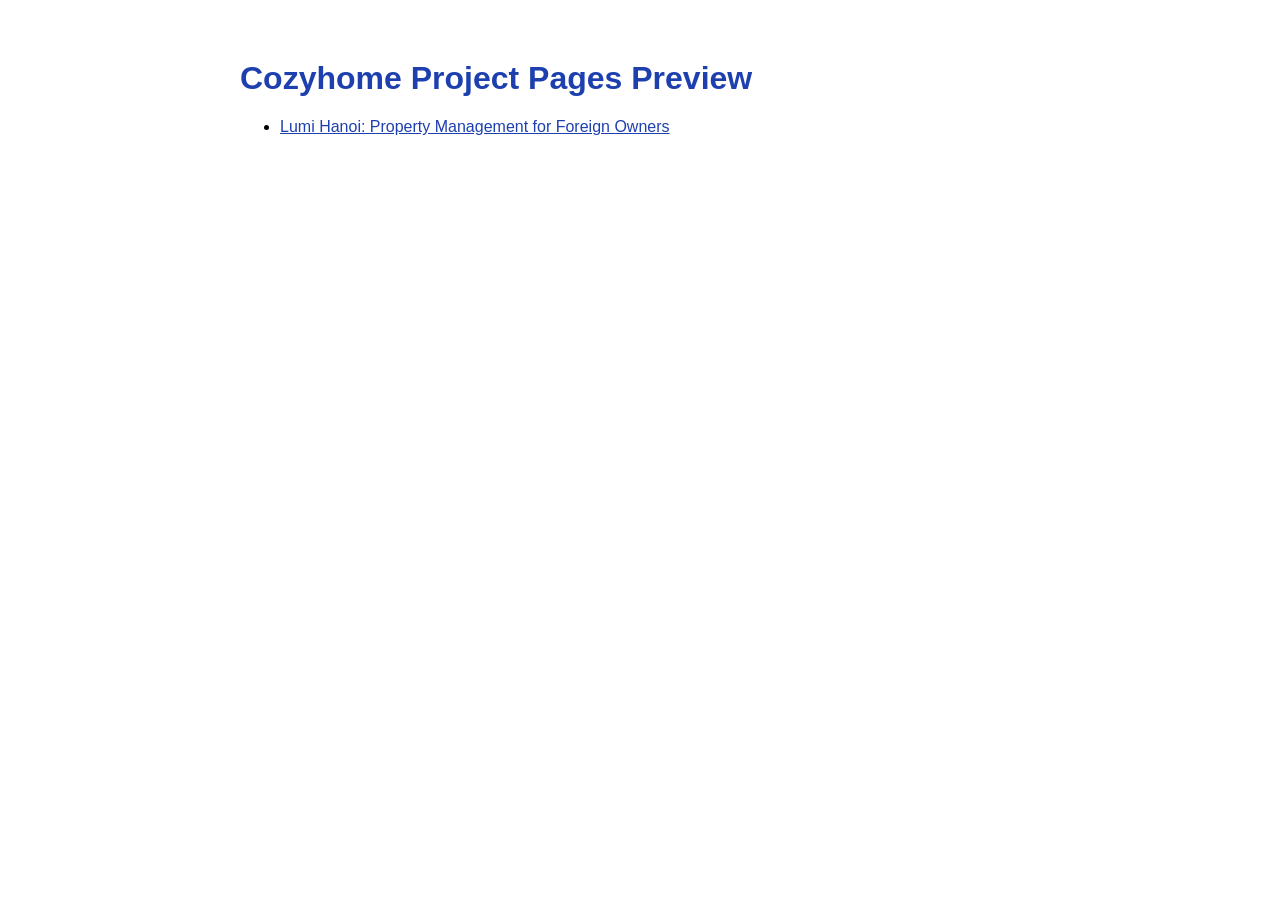
<file: index.html>
<!DOCTYPE html>
<html lang="en">
<head>
    <meta charset="UTF-8">
    <meta name="viewport" content="width=device-width, initial-scale=1.0">
    <title>Cozyhome Project Previews</title>
    <style>
        body { font-family: -apple-system, sans-serif; max-width: 800px; margin: 60px auto; padding: 0 20px; }
        h1 { color: #1e40af; } a { color: #1e40af; }
    </style>
</head>
<body>
    <h1>Cozyhome Project Pages Preview</h1>
    <ul>
        <li><a href="lumi-hanoi.html">Lumi Hanoi: Property Management for Foreign Owners</a></li>
    </ul>
</body>
</html>
</file>
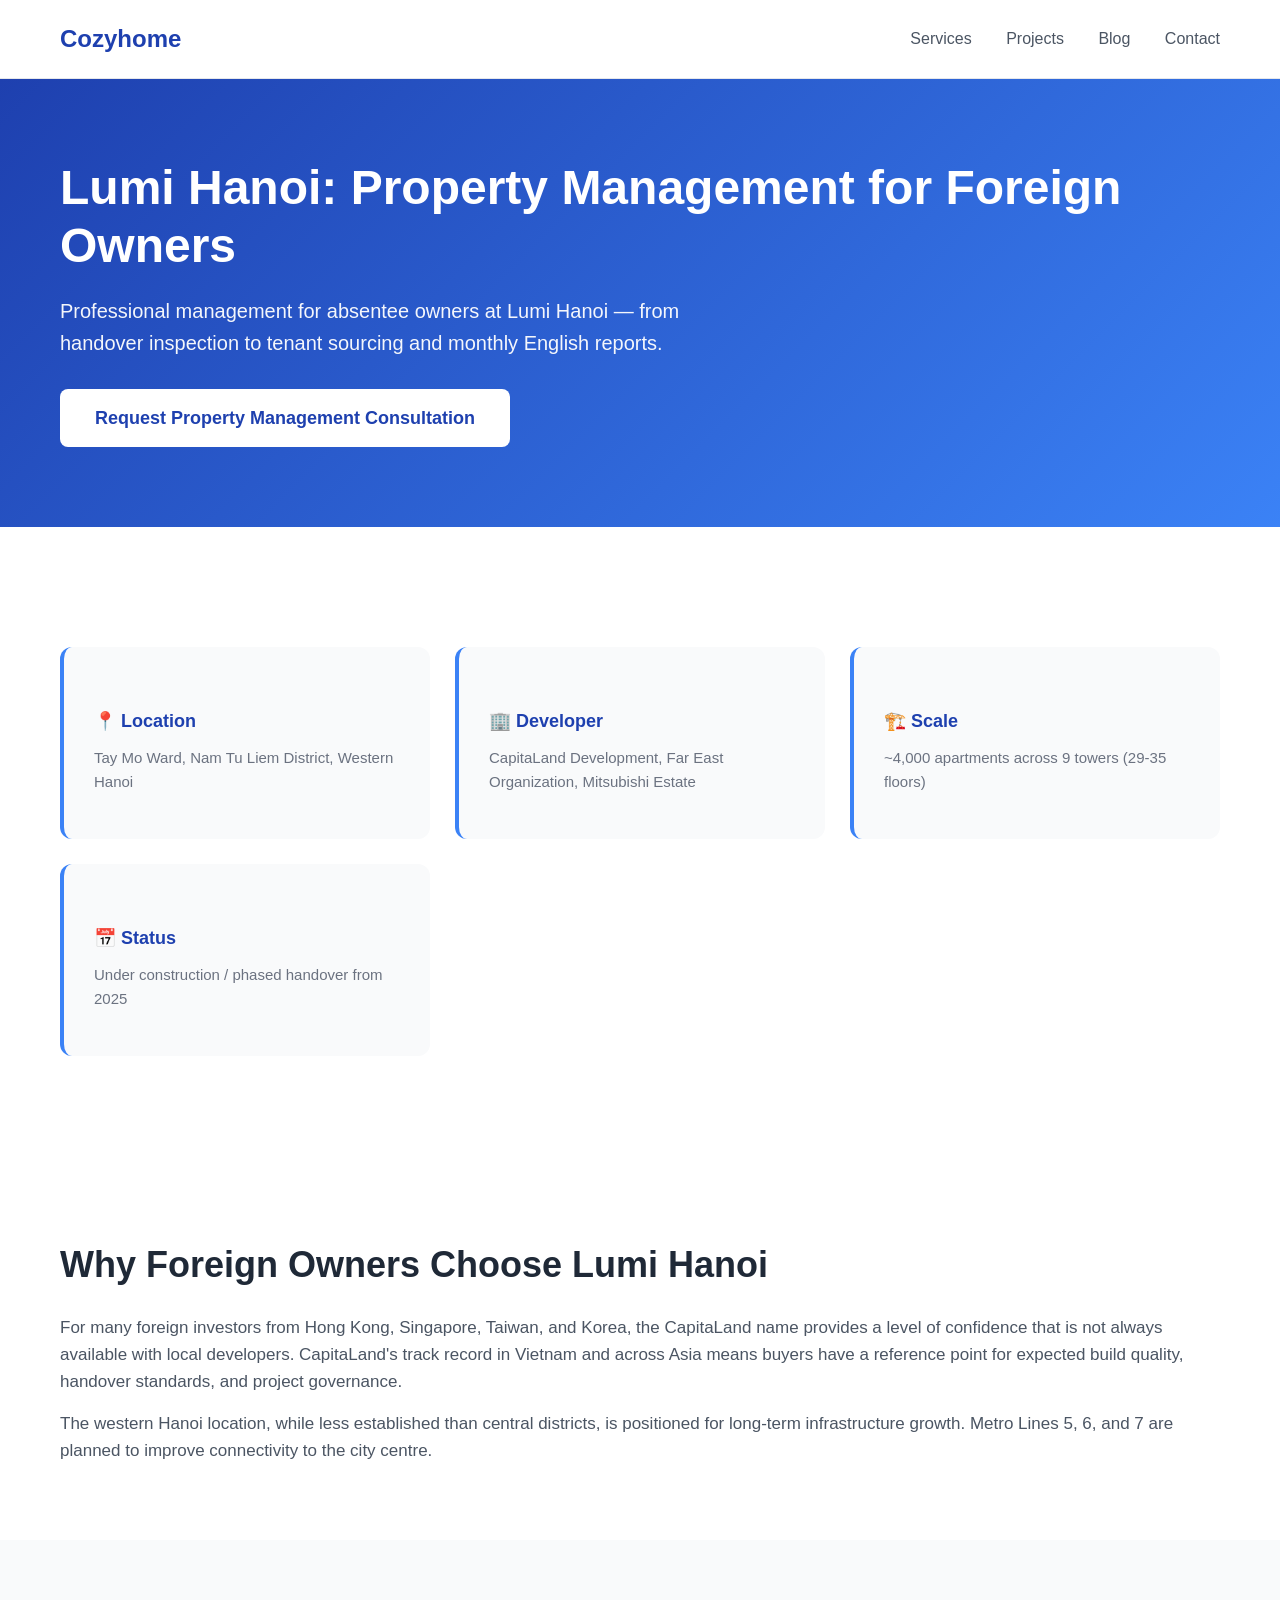
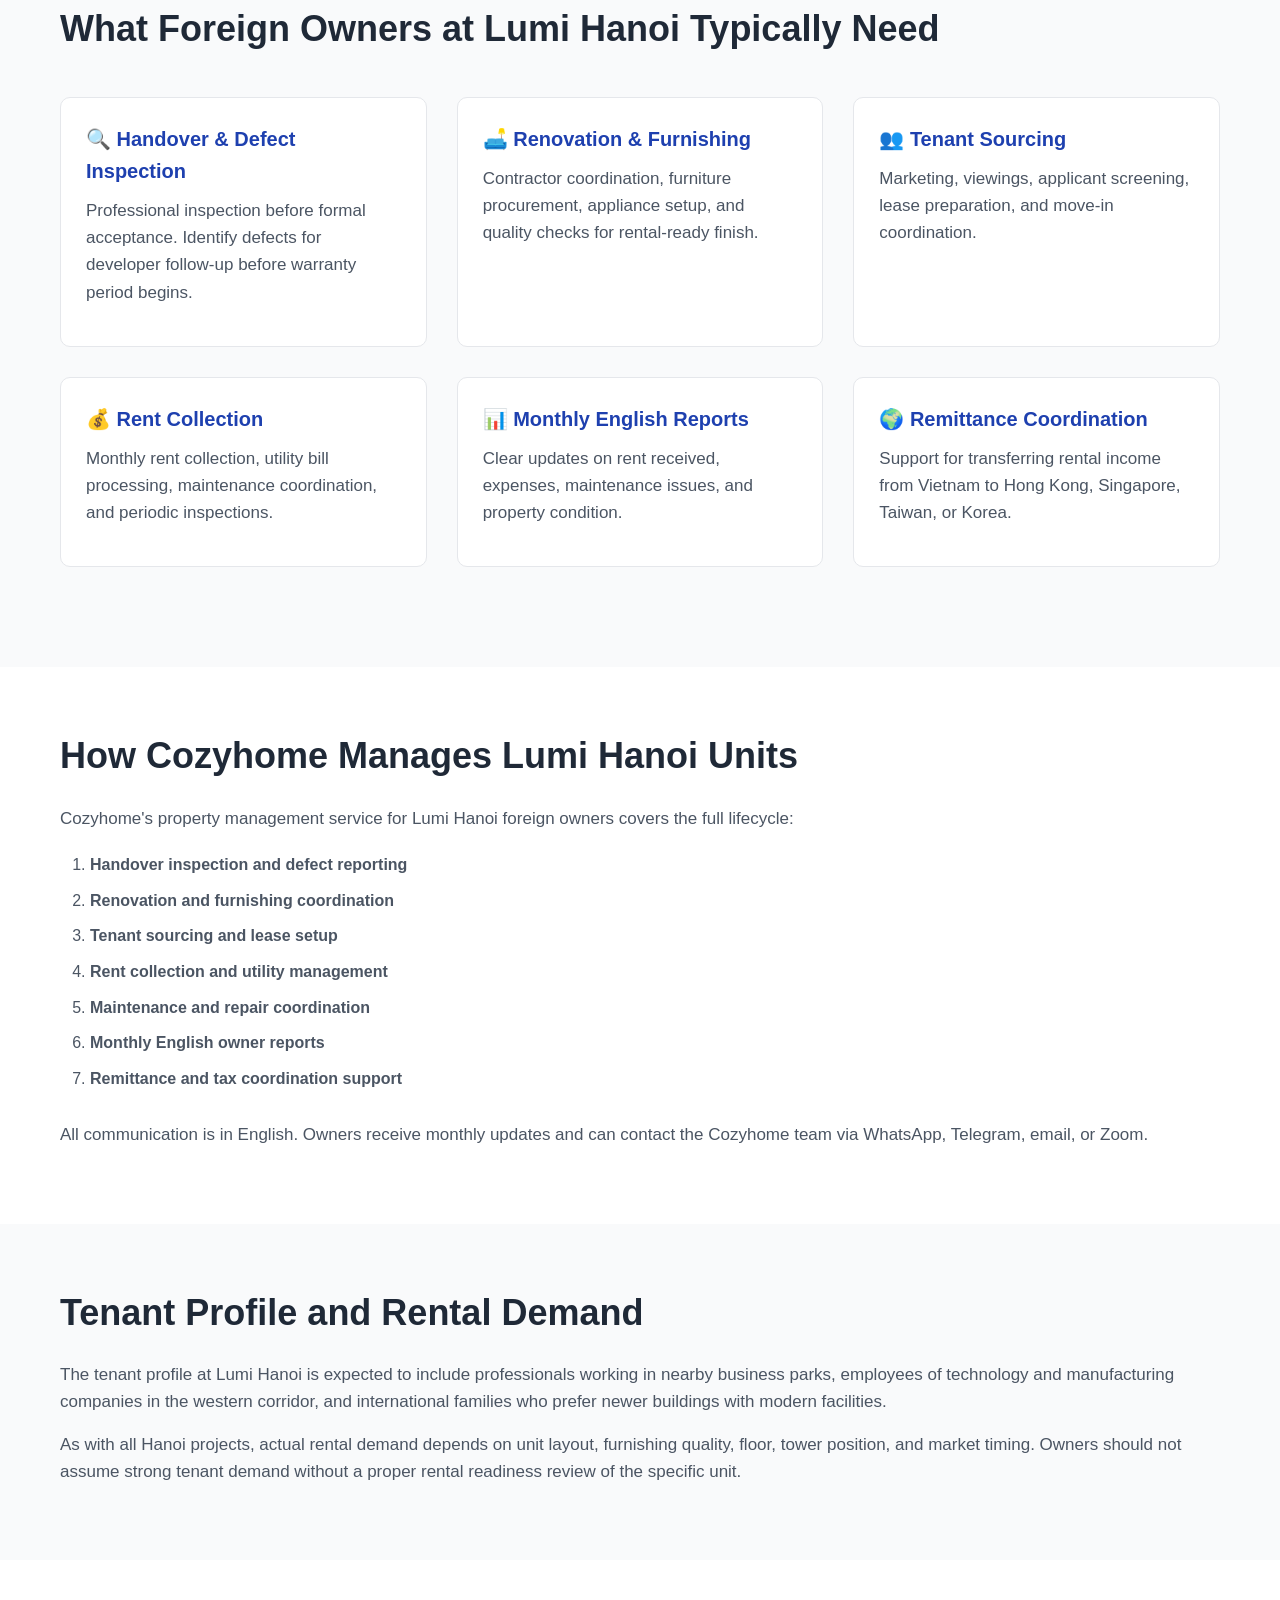
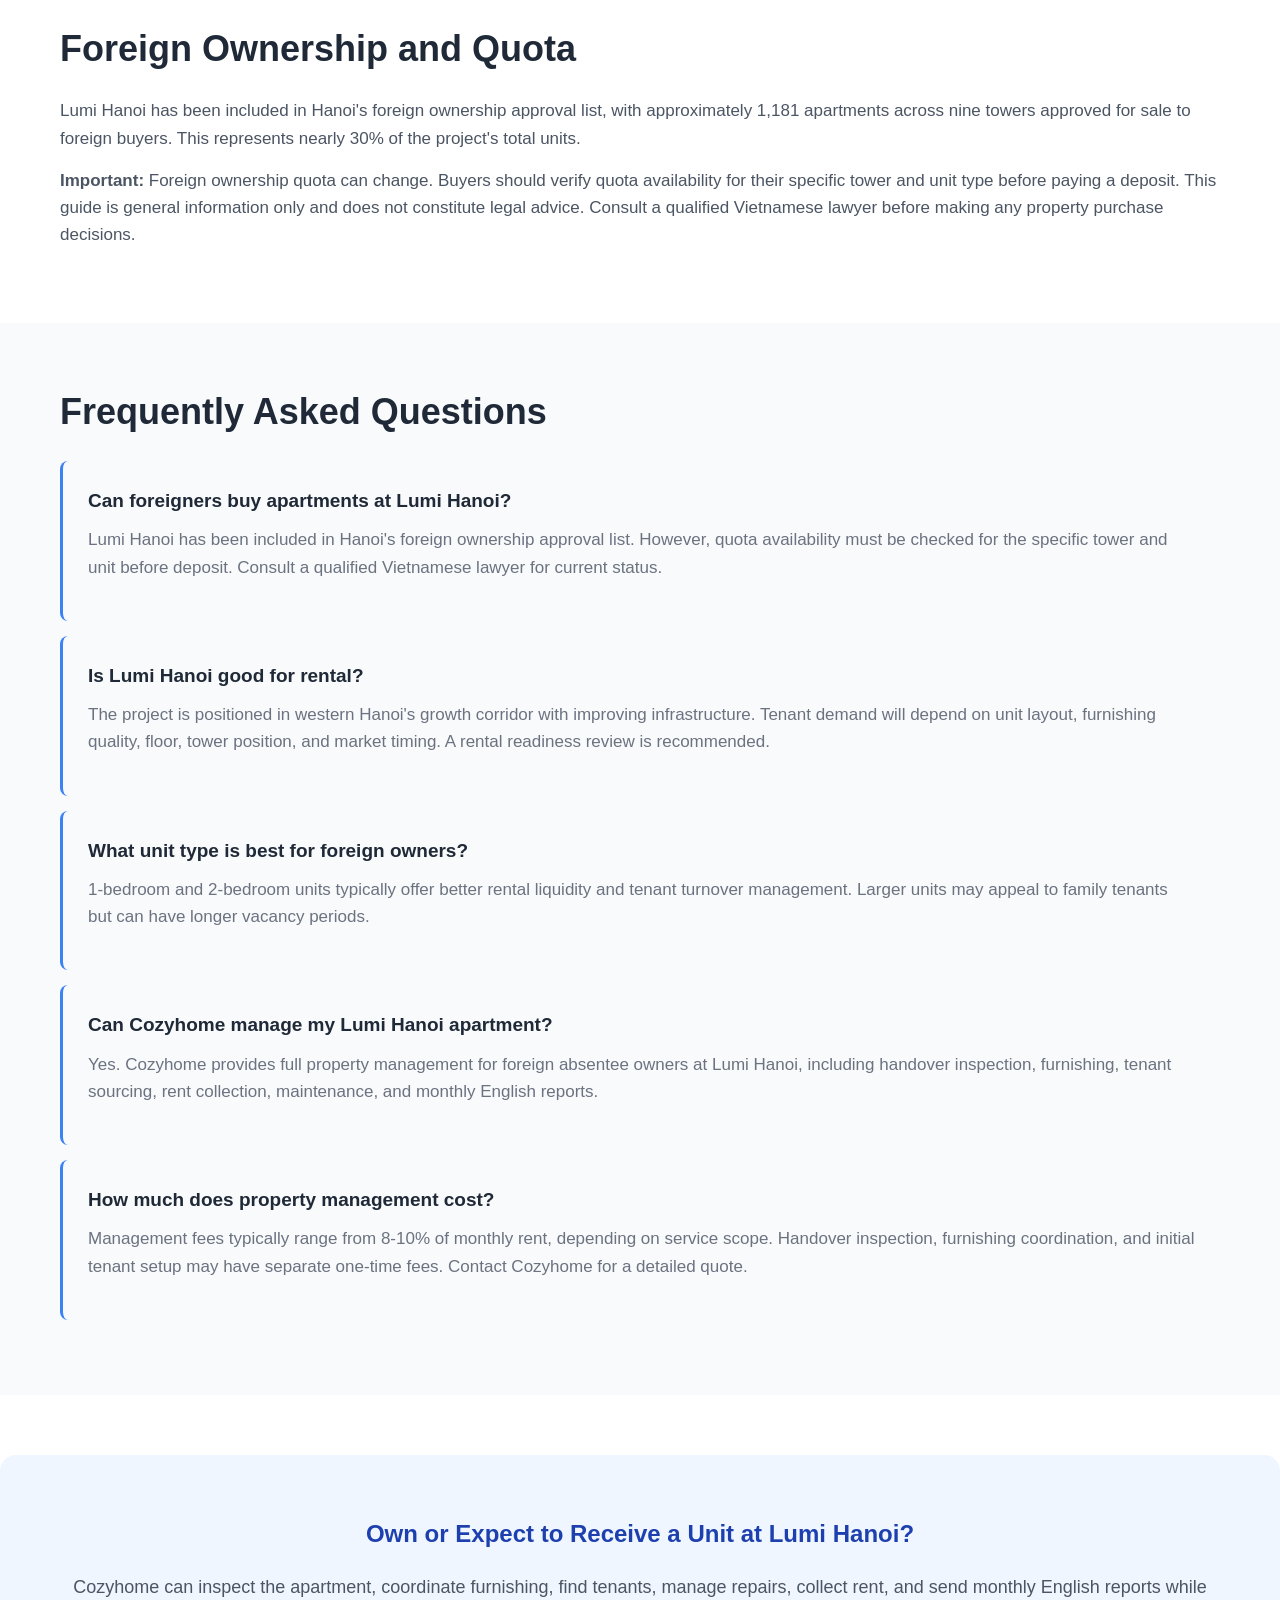
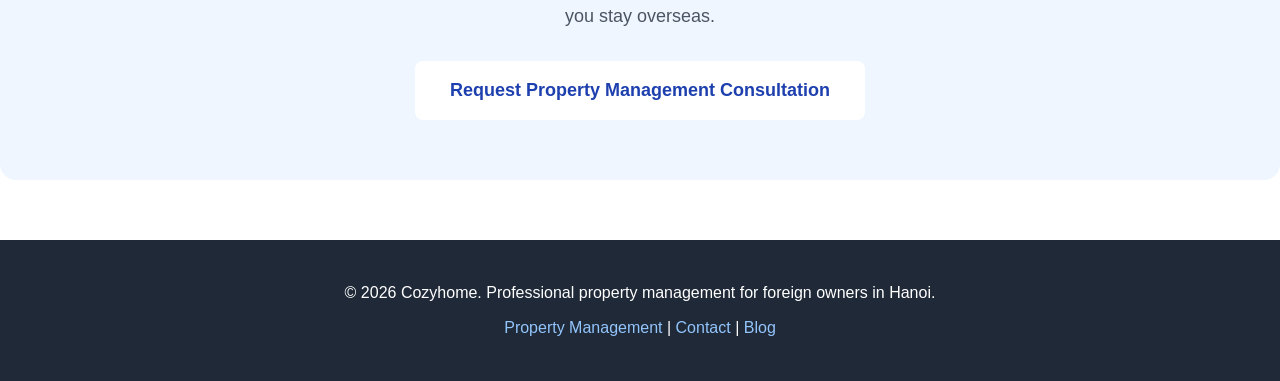
<file: lumi-hanoi.html>
<!DOCTYPE html>
<html lang="en">
<head>
    <meta charset="UTF-8">
    <meta name="viewport" content="width=device-width, initial-scale=1.0">
    <title>Lumi Hanoi: Property Management for Foreign Owners | Cozyhome</title>
    <meta name="description" content="Cozyhome property management for foreign owners at Lumi Hanoi: handover inspection, furnishing, tenant sourcing, rent collection, and monthly English reports.">
    <style>
        * { margin: 0; padding: 0; box-sizing: border-box; }
        body { font-family: -apple-system, BlinkMacSystemFont, 'Segoe UI', Roboto, 'Helvetica Neue', Arial, sans-serif; line-height: 1.6; color: #333; }
        .container { max-width: 1200px; margin: 0 auto; padding: 0 20px; }
        
        /* Header */
        header { background: #fff; border-bottom: 1px solid #e5e7eb; padding: 20px 0; position: sticky; top: 0; z-index: 100; }
        .header-content { display: flex; justify-content: space-between; align-items: center; }
        .logo { font-size: 24px; font-weight: 700; color: #1e40af; text-decoration: none; }
        nav a { margin-left: 30px; color: #4b5563; text-decoration: none; font-weight: 500; }
        nav a:hover { color: #1e40af; }
        
        /* Hero */
        .hero { background: linear-gradient(135deg, #1e40af 0%, #3b82f6 100%); color: white; padding: 80px 0; }
        .hero h1 { font-size: 48px; font-weight: 700; margin-bottom: 20px; line-height: 1.2; }
        .hero p { font-size: 20px; opacity: 0.95; max-width: 700px; margin-bottom: 30px; }
        .cta-button { display: inline-block; background: white; color: #1e40af; padding: 15px 35px; border-radius: 8px; text-decoration: none; font-weight: 600; font-size: 18px; transition: transform 0.2s; }
        .cta-button:hover { transform: translateY(-2px); box-shadow: 0 10px 25px rgba(0,0,0,0.2); }
        
        /* Project Info Cards */
        .info-grid { display: grid; grid-template-columns: repeat(auto-fit, minmax(280px, 1fr)); gap: 25px; margin: 60px 0; }
        .info-card { background: #f9fafb; padding: 30px; border-radius: 12px; border-left: 4px solid #3b82f6; }
        .info-card h3 { color: #1e40af; margin-bottom: 10px; font-size: 18px; }
        .info-card p { color: #6b7280; font-size: 15px; }
        
        /* Content Sections */
        section { padding: 60px 0; }
        section h2 { font-size: 36px; color: #1f2937; margin-bottom: 20px; }
        section h3 { font-size: 24px; color: #374151; margin: 30px 0 15px; }
        section p { color: #4b5563; margin-bottom: 15px; font-size: 17px; }
        section ul, section ol { margin: 20px 0 20px 30px; color: #4b5563; }
        section li { margin-bottom: 10px; }
        
        /* Feature List */
        .feature-list { display: grid; grid-template-columns: repeat(auto-fit, minmax(300px, 1fr)); gap: 30px; margin: 40px 0; }
        .feature-item { padding: 25px; background: white; border: 1px solid #e5e7eb; border-radius: 10px; }
        .feature-item h4 { color: #1e40af; margin-bottom: 10px; font-size: 20px; }
        
        /* FAQ */
        .faq-item { background: #f9fafb; padding: 25px; margin-bottom: 15px; border-radius: 8px; border-left: 3px solid #3b82f6; }
        .faq-item h4 { color: #1f2937; margin-bottom: 10px; font-size: 19px; }
        .faq-item p { color: #6b7280; }
        
        /* CTA Section */
        .cta-section { background: #eff6ff; padding: 60px 0; text-align: center; margin: 60px 0; border-radius: 16px; }
        .cta-section h2 { color: #1e40af; margin-bottom: 20px; }
        .cta-section p { font-size: 18px; color: #4b5563; margin-bottom: 30px; }
        
        /* Footer */
        footer { background: #1f2937; color: white; padding: 40px 0; text-align: center; }
        footer a { color: #93c5fd; text-decoration: none; }
        
        /* Responsive */
        @media (max-width: 768px) {
            .hero h1 { font-size: 32px; }
            .hero p { font-size: 18px; }
            section h2 { font-size: 28px; }
            nav { display: none; }
        }
    </style>
</head>
<body>
    <header>
        <div class="container">
            <div class="header-content">
                <a href="/" class="logo">Cozyhome</a>
                <nav>
                    <a href="/services">Services</a>
                    <a href="/projects">Projects</a>
                    <a href="/blog">Blog</a>
                    <a href="/contact">Contact</a>
                </nav>
            </div>
        </div>
    </header>

    <div class="hero">
        <div class="container">
            <h1>Lumi Hanoi: Property Management for Foreign Owners</h1>
            <p>Professional management for absentee owners at Lumi Hanoi — from handover inspection to tenant sourcing and monthly English reports.</p>
            <a href="#contact-cta" class="cta-button">Request Property Management Consultation</a>
        </div>
    </div>

    <section>
        <div class="container">
            <div class="info-grid">
                <div class="info-card">
                    <h3>📍 Location</h3>
                    <p>Tay Mo Ward, Nam Tu Liem District, Western Hanoi</p>
                </div>
                <div class="info-card">
                    <h3>🏢 Developer</h3>
                    <p>CapitaLand Development, Far East Organization, Mitsubishi Estate</p>
                </div>
                <div class="info-card">
                    <h3>🏗️ Scale</h3>
                    <p>~4,000 apartments across 9 towers (29-35 floors)</p>
                </div>
                <div class="info-card">
                    <h3>📅 Status</h3>
                    <p>Under construction / phased handover from 2025</p>
                </div>
            </div>
        </div>
    </section>

    <section>
        <div class="container">
            <h2>Why Foreign Owners Choose Lumi Hanoi</h2>
            <p>For many foreign investors from Hong Kong, Singapore, Taiwan, and Korea, the CapitaLand name provides a level of confidence that is not always available with local developers. CapitaLand's track record in Vietnam and across Asia means buyers have a reference point for expected build quality, handover standards, and project governance.</p>
            <p>The western Hanoi location, while less established than central districts, is positioned for long-term infrastructure growth. Metro Lines 5, 6, and 7 are planned to improve connectivity to the city centre.</p>
        </div>
    </section>

    <section style="background: #f9fafb;">
        <div class="container">
            <h2>What Foreign Owners at Lumi Hanoi Typically Need</h2>
            <div class="feature-list">
                <div class="feature-item">
                    <h4>🔍 Handover & Defect Inspection</h4>
                    <p>Professional inspection before formal acceptance. Identify defects for developer follow-up before warranty period begins.</p>
                </div>
                <div class="feature-item">
                    <h4>🛋️ Renovation & Furnishing</h4>
                    <p>Contractor coordination, furniture procurement, appliance setup, and quality checks for rental-ready finish.</p>
                </div>
                <div class="feature-item">
                    <h4>👥 Tenant Sourcing</h4>
                    <p>Marketing, viewings, applicant screening, lease preparation, and move-in coordination.</p>
                </div>
                <div class="feature-item">
                    <h4>💰 Rent Collection</h4>
                    <p>Monthly rent collection, utility bill processing, maintenance coordination, and periodic inspections.</p>
                </div>
                <div class="feature-item">
                    <h4>📊 Monthly English Reports</h4>
                    <p>Clear updates on rent received, expenses, maintenance issues, and property condition.</p>
                </div>
                <div class="feature-item">
                    <h4>🌍 Remittance Coordination</h4>
                    <p>Support for transferring rental income from Vietnam to Hong Kong, Singapore, Taiwan, or Korea.</p>
                </div>
            </div>
        </div>
    </section>

    <section>
        <div class="container">
            <h2>How Cozyhome Manages Lumi Hanoi Units</h2>
            <p>Cozyhome's property management service for Lumi Hanoi foreign owners covers the full lifecycle:</p>
            <ol>
                <li><strong>Handover inspection and defect reporting</strong></li>
                <li><strong>Renovation and furnishing coordination</strong></li>
                <li><strong>Tenant sourcing and lease setup</strong></li>
                <li><strong>Rent collection and utility management</strong></li>
                <li><strong>Maintenance and repair coordination</strong></li>
                <li><strong>Monthly English owner reports</strong></li>
                <li><strong>Remittance and tax coordination support</strong></li>
            </ol>
            <p style="margin-top: 30px;">All communication is in English. Owners receive monthly updates and can contact the Cozyhome team via WhatsApp, Telegram, email, or Zoom.</p>
        </div>
    </section>

    <section style="background: #f9fafb;">
        <div class="container">
            <h2>Tenant Profile and Rental Demand</h2>
            <p>The tenant profile at Lumi Hanoi is expected to include professionals working in nearby business parks, employees of technology and manufacturing companies in the western corridor, and international families who prefer newer buildings with modern facilities.</p>
            <p>As with all Hanoi projects, actual rental demand depends on unit layout, furnishing quality, floor, tower position, and market timing. Owners should not assume strong tenant demand without a proper rental readiness review of the specific unit.</p>
        </div>
    </section>

    <section>
        <div class="container">
            <h2>Foreign Ownership and Quota</h2>
            <p>Lumi Hanoi has been included in Hanoi's foreign ownership approval list, with approximately 1,181 apartments across nine towers approved for sale to foreign buyers. This represents nearly 30% of the project's total units.</p>
            <p><strong>Important:</strong> Foreign ownership quota can change. Buyers should verify quota availability for their specific tower and unit type before paying a deposit. This guide is general information only and does not constitute legal advice. Consult a qualified Vietnamese lawyer before making any property purchase decisions.</p>
        </div>
    </section>

    <section style="background: #f9fafb;">
        <div class="container">
            <h2>Frequently Asked Questions</h2>
            <div class="faq-item">
                <h4>Can foreigners buy apartments at Lumi Hanoi?</h4>
                <p>Lumi Hanoi has been included in Hanoi's foreign ownership approval list. However, quota availability must be checked for the specific tower and unit before deposit. Consult a qualified Vietnamese lawyer for current status.</p>
            </div>
            <div class="faq-item">
                <h4>Is Lumi Hanoi good for rental?</h4>
                <p>The project is positioned in western Hanoi's growth corridor with improving infrastructure. Tenant demand will depend on unit layout, furnishing quality, floor, tower position, and market timing. A rental readiness review is recommended.</p>
            </div>
            <div class="faq-item">
                <h4>What unit type is best for foreign owners?</h4>
                <p>1-bedroom and 2-bedroom units typically offer better rental liquidity and tenant turnover management. Larger units may appeal to family tenants but can have longer vacancy periods.</p>
            </div>
            <div class="faq-item">
                <h4>Can Cozyhome manage my Lumi Hanoi apartment?</h4>
                <p>Yes. Cozyhome provides full property management for foreign absentee owners at Lumi Hanoi, including handover inspection, furnishing, tenant sourcing, rent collection, maintenance, and monthly English reports.</p>
            </div>
            <div class="faq-item">
                <h4>How much does property management cost?</h4>
                <p>Management fees typically range from 8-10% of monthly rent, depending on service scope. Handover inspection, furnishing coordination, and initial tenant setup may have separate one-time fees. Contact Cozyhome for a detailed quote.</p>
            </div>
        </div>
    </section>

    <div class="cta-section">
        <div class="container" id="contact-cta">
            <h2>Own or Expect to Receive a Unit at Lumi Hanoi?</h2>
            <p>Cozyhome can inspect the apartment, coordinate furnishing, find tenants, manage repairs, collect rent, and send monthly English reports while you stay overseas.</p>
            <a href="https://cozyhome.com.vn/contact/" class="cta-button">Request Property Management Consultation</a>
        </div>
    </div>

    <footer>
        <div class="container">
            <p>&copy; 2026 Cozyhome. Professional property management for foreign owners in Hanoi.</p>
            <p style="margin-top: 10px;">
                <a href="https://cozyhome.com.vn/services/property-management/">Property Management</a> | 
                <a href="https://cozyhome.com.vn/contact/">Contact</a> | 
                <a href="https://cozyhome.com.vn/blog/">Blog</a>
            </p>
        </div>
    </footer>
</body>
</html>
</file>
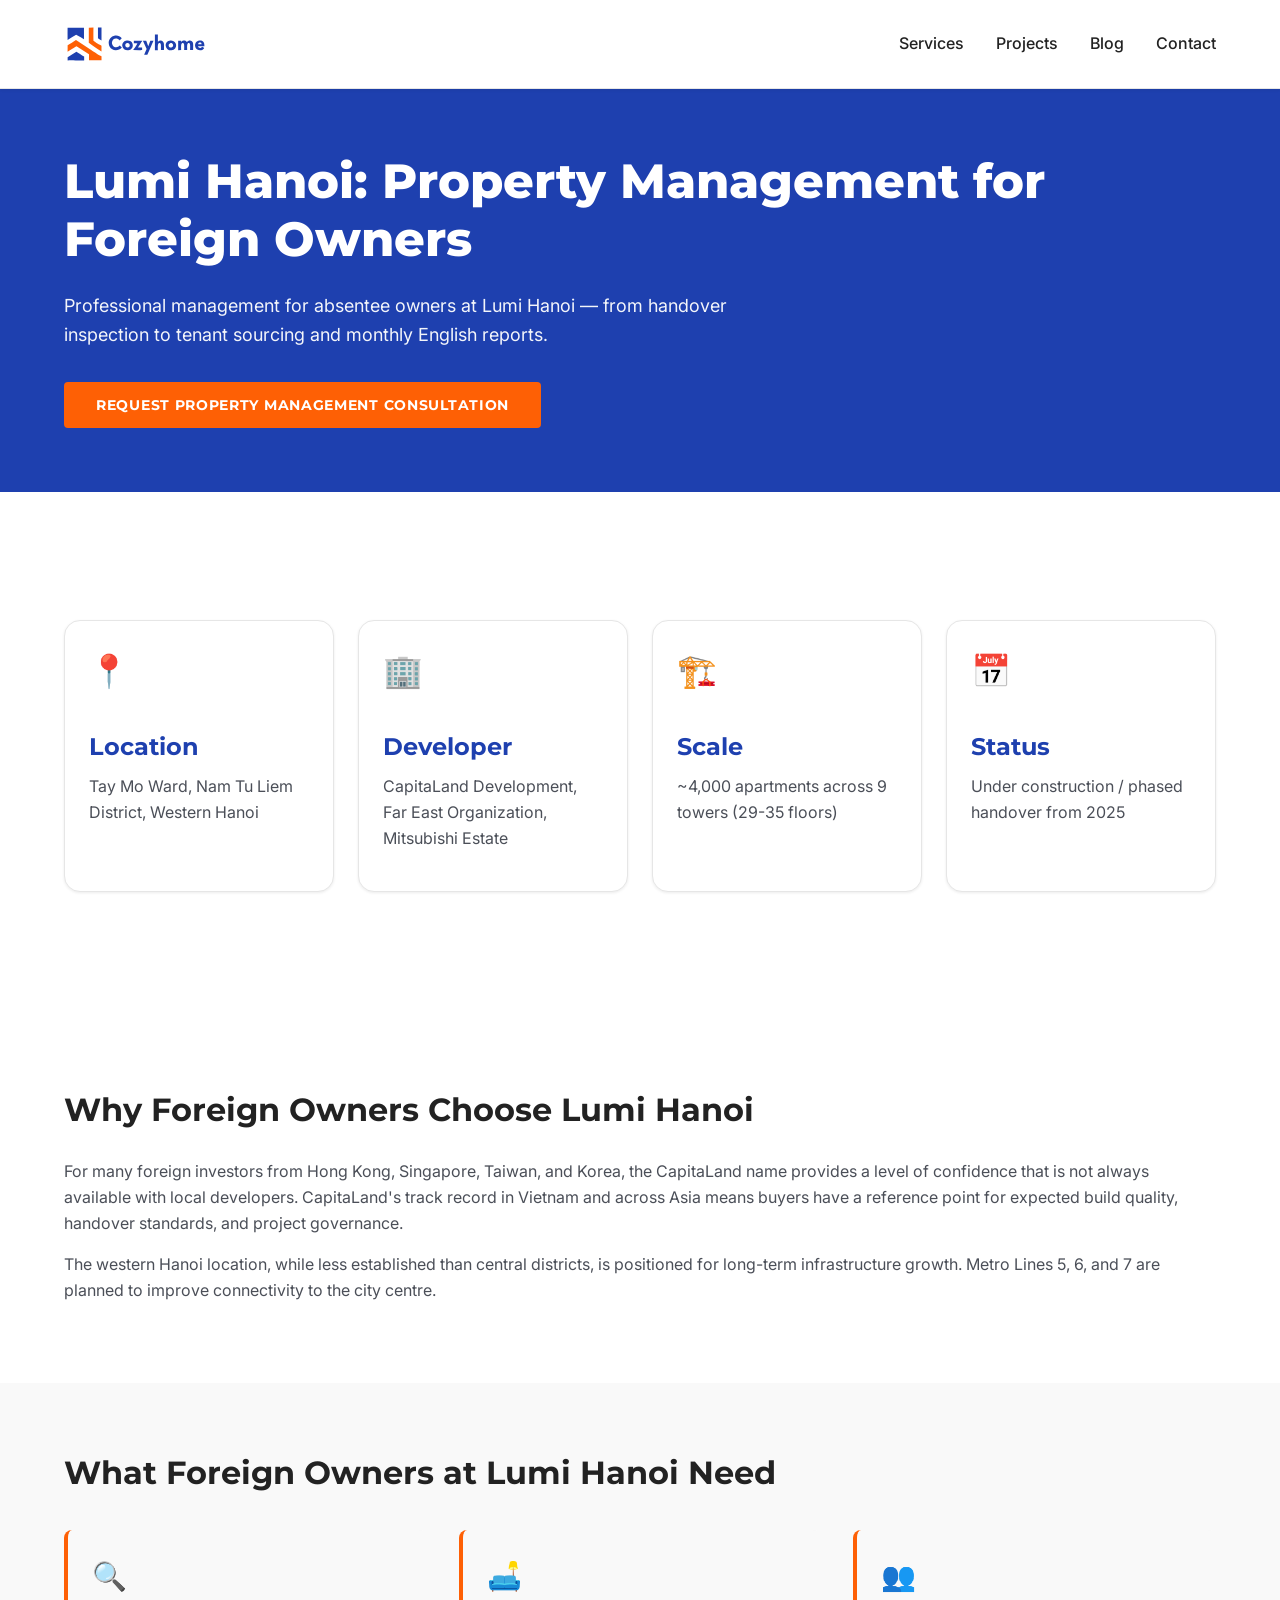
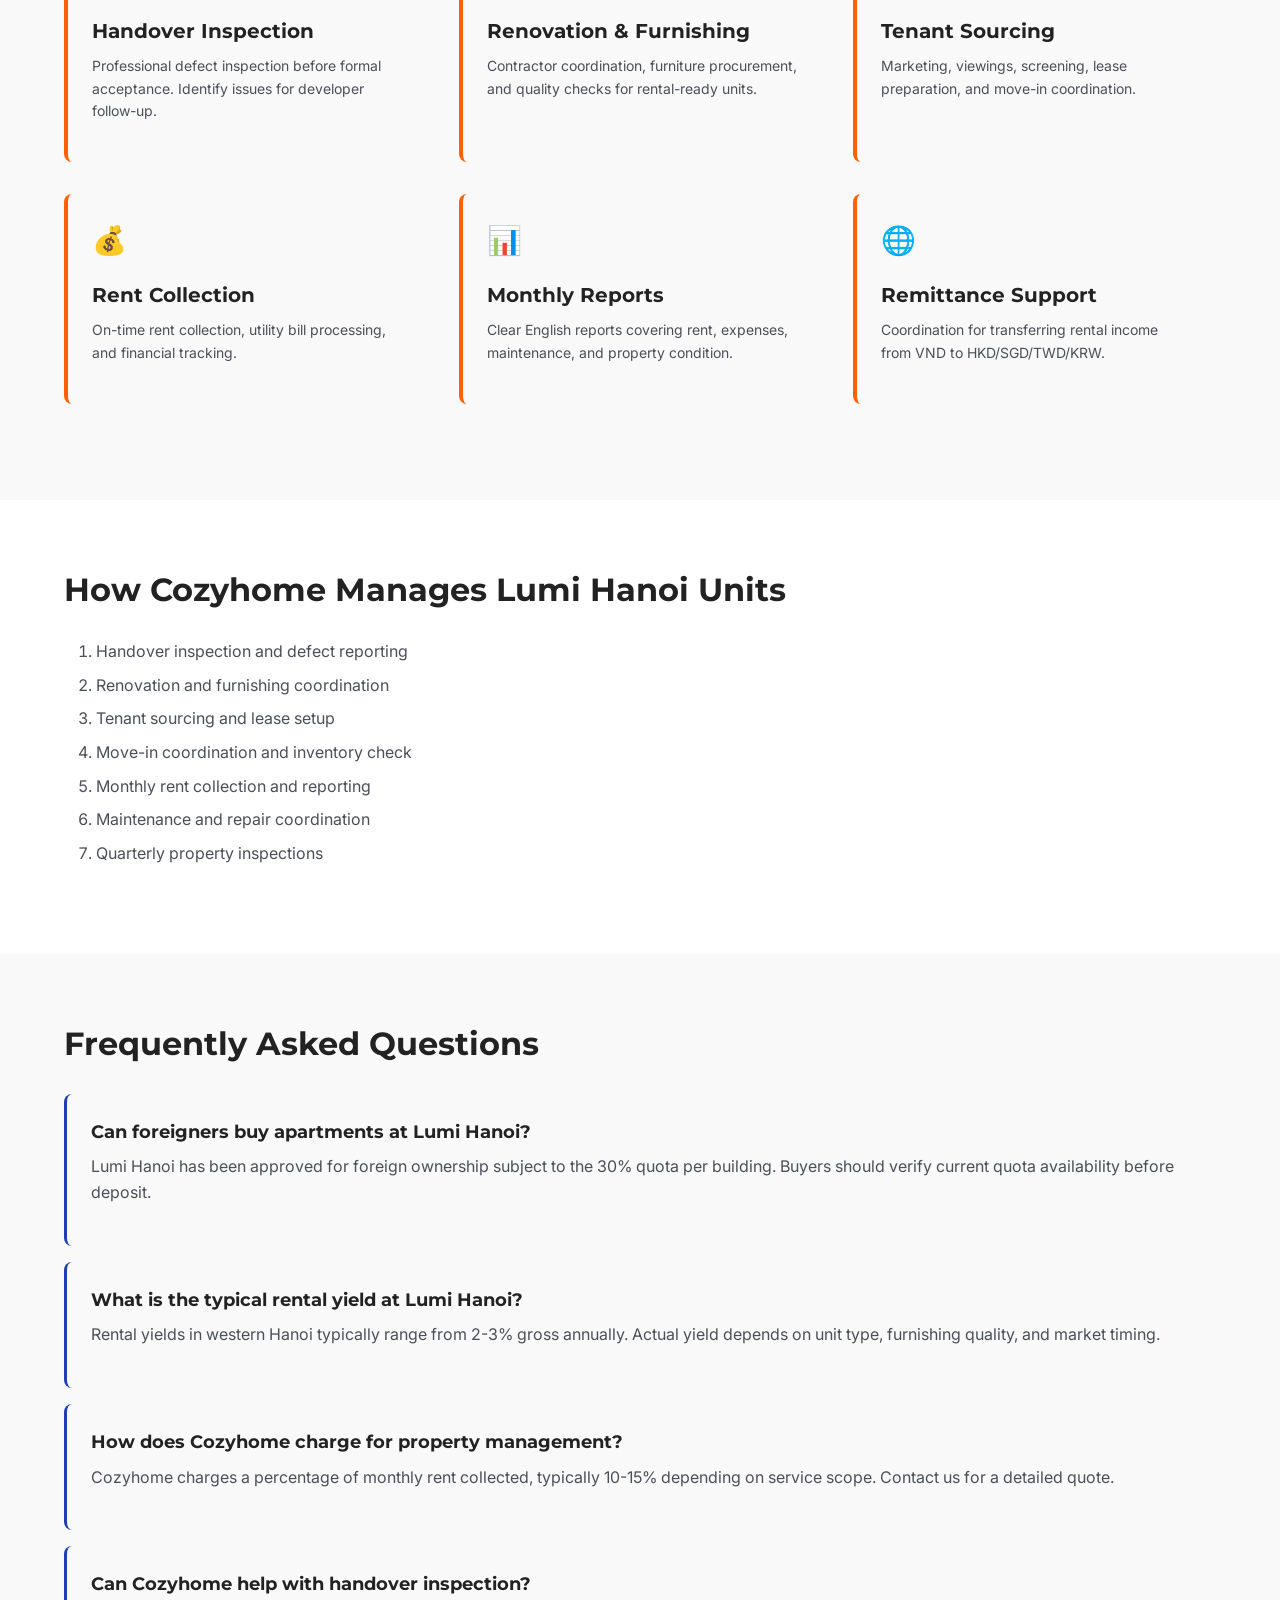
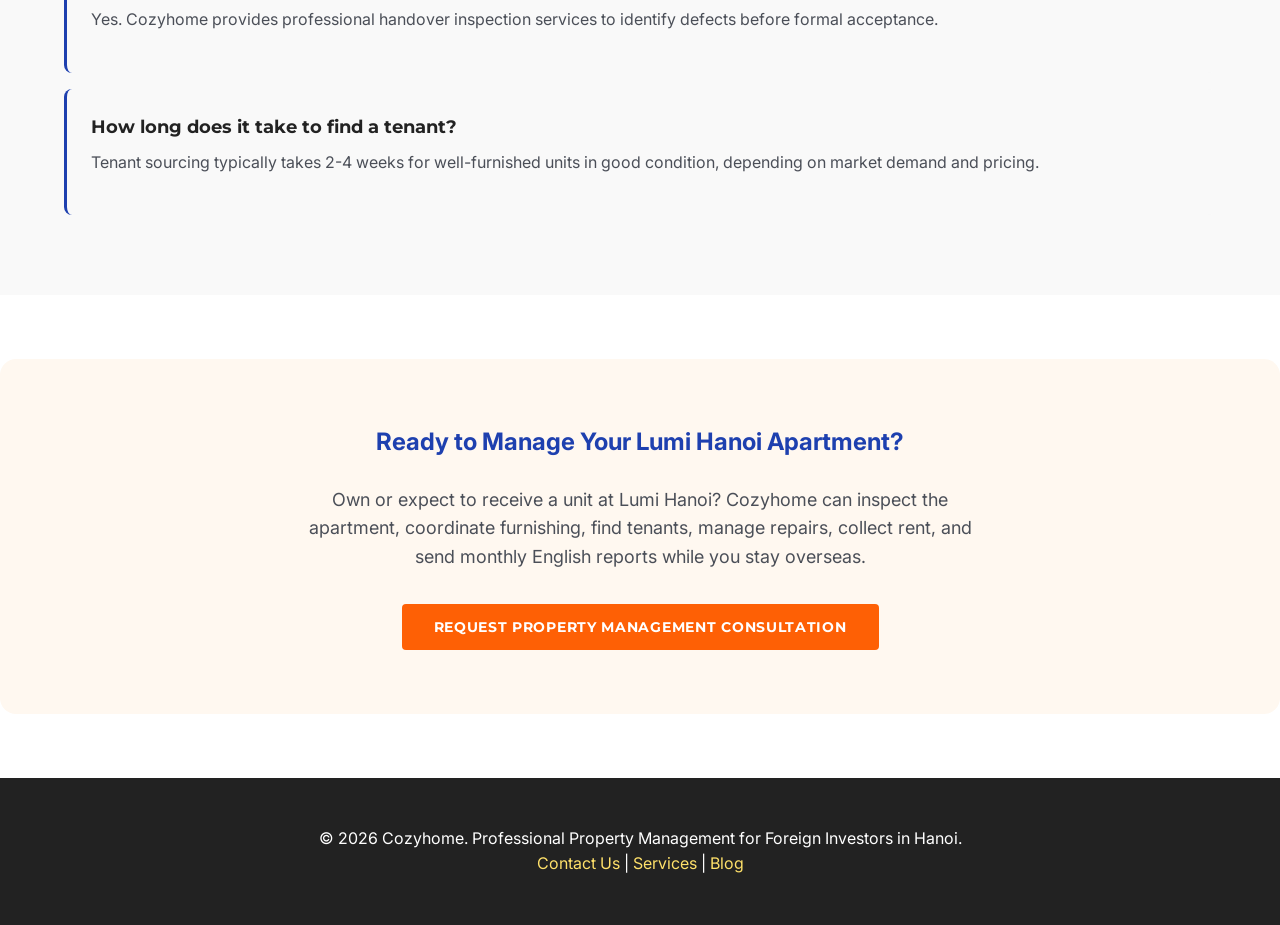
<file: lumi-v2.html>
<!DOCTYPE html>
<html lang="en">
<head>
    <meta charset="UTF-8">
    <meta name="viewport" content="width=device-width, initial-scale=1.0">
    <title>Lumi Hanoi: Property Management for Foreign Owners | Cozyhome</title>
    <meta name="description" content="Professional property management for foreign owners at Lumi Hanoi. Handover inspection, furnishing, tenant sourcing, rent collection, and monthly English reports.">
    <link rel="stylesheet" href="tokens.css">
    <style>
        * { margin: 0; padding: 0; box-sizing: border-box; }
        body { font-family: var(--ch-font-body); line-height: 1.6; color: var(--ch-fg); background: var(--ch-bg); }
        .container { max-width: 1200px; margin: 0 auto; padding: 0 var(--ch-space-lg); }
        
        /* Header */
        header { background: white; border-bottom: 1px solid var(--ch-border); padding: var(--ch-space-lg) 0; position: sticky; top: 0; z-index: 100; box-shadow: var(--ch-shadow-sm); }
        .header-content { display: flex; justify-content: space-between; align-items: center; }
        .logo { height: 40px; }
        nav { display: flex; gap: var(--ch-space-xl); }
        nav a { color: var(--ch-fg); text-decoration: none; font-weight: 500; transition: color var(--ch-transition-fast); }
        nav a:hover { color: var(--ch-primary); }
        
        /* Hero */
        .hero { background: var(--ch-secondary); color: var(--ch-fg-on-dark); padding: var(--ch-space-3xl) 0; }
        .hero h1 { font-family: var(--ch-font-heading); font-size: var(--ch-text-h1); font-weight: 800; margin-bottom: var(--ch-space-lg); line-height: 1.2; }
        .hero p { font-size: var(--ch-text-lg); margin-bottom: var(--ch-space-xl); max-width: 700px; opacity: 0.95; }
        
        /* Info Grid */
        .info-grid { display: grid; grid-template-columns: repeat(auto-fit, minmax(260px, 1fr)); gap: var(--ch-space-lg); margin: var(--ch-space-3xl) 0; }
        .info-card { background: var(--ch-card); padding: var(--ch-space-lg); border-radius: var(--ch-radius-lg); border: 1px solid var(--ch-border); box-shadow: var(--ch-shadow-sm); }
        .info-card-icon { font-size: 32px; margin-bottom: var(--ch-space-md); }
        .info-card h3 { font-family: var(--ch-font-heading); color: var(--ch-secondary); margin-bottom: var(--ch-space-sm); font-size: var(--ch-text-h3); }
        .info-card p { color: var(--ch-fg-muted); font-size: var(--ch-text-base); }
        
        /* Section */
        section { padding: var(--ch-space-3xl) 0; }
        section h2 { font-family: var(--ch-font-heading); font-size: var(--ch-text-h2); color: var(--ch-fg); margin-bottom: var(--ch-space-lg); }
        section h3 { font-family: var(--ch-font-heading); font-size: var(--ch-text-h3); color: var(--ch-fg); margin: var(--ch-space-xl) 0 var(--ch-space-md); }
        section p { color: var(--ch-fg-muted); margin-bottom: var(--ch-space-md); font-size: var(--ch-text-base); }
        section ul, section ol { margin: var(--ch-space-lg) 0 var(--ch-space-lg) var(--ch-space-xl); color: var(--ch-fg-muted); }
        section li { margin-bottom: var(--ch-space-sm); }
        
        /* Feature Grid */
        .feature-grid { display: grid; grid-template-columns: repeat(auto-fit, minmax(300px, 1fr)); gap: var(--ch-space-xl); margin: var(--ch-space-xl) 0; }
        .feature-card { padding: var(--ch-space-lg); background: var(--ch-bg-muted); border-radius: var(--ch-radius-md); border-left: 4px solid var(--ch-primary); }
        .feature-card-icon { font-size: 28px; color: var(--ch-primary); margin-bottom: var(--ch-space-md); }
        .feature-card h4 { font-family: var(--ch-font-heading); color: var(--ch-fg); margin-bottom: var(--ch-space-sm); font-size: var(--ch-text-xl); }
        .feature-card p { color: var(--ch-fg-muted); font-size: var(--ch-text-sm); }
        
        /* FAQ */
        .faq-item { background: var(--ch-bg-muted); padding: var(--ch-space-lg); margin-bottom: var(--ch-space-md); border-radius: var(--ch-radius-md); border-left: 3px solid var(--ch-secondary); }
        .faq-item h4 { font-family: var(--ch-font-heading); color: var(--ch-fg); margin-bottom: var(--ch-space-sm); font-size: var(--ch-text-lg); }
        .faq-item p { color: var(--ch-fg-muted); }
        
        /* CTA Section */
        .cta-section { background: var(--ch-bg-alt); padding: var(--ch-space-3xl) 0; text-align: center; margin: var(--ch-space-3xl) 0; border-radius: var(--ch-radius-lg); }
        .cta-section h2 { color: var(--ch-secondary); margin-bottom: var(--ch-space-lg); }
        .cta-section p { font-size: var(--ch-text-lg); color: var(--ch-fg-muted); margin-bottom: var(--ch-space-xl); max-width: 700px; margin-left: auto; margin-right: auto; }
        
        /* Footer */
        footer { background: var(--ch-fg); color: var(--ch-fg-on-dark); padding: var(--ch-space-2xl) 0; text-align: center; }
        footer a { color: var(--ch-accent); text-decoration: none; }
        
        /* Responsive */
        @media (max-width: 768px) {
            .hero h1 { font-size: var(--ch-text-h2); }
            nav { display: none; }
            section h2 { font-size: var(--ch-text-h3); }
        }
    </style>
</head>
<body>
    <header>
        <div class="container">
            <div class="header-content">
                <img src="cozyhome-logo.svg" alt="Cozyhome" class="logo">
                <nav>
                    <a href="/services">Services</a>
                    <a href="/projects">Projects</a>
                    <a href="/blog">Blog</a>
                    <a href="/contact">Contact</a>
                </nav>
            </div>
        </div>
    </header>

    <div class="hero">
        <div class="container">
            <h1>Lumi Hanoi: Property Management for Foreign Owners</h1>
            <p>Professional management for absentee owners at Lumi Hanoi — from handover inspection to tenant sourcing and monthly English reports.</p>
            <button class="ch-btn-primary">Request Property Management Consultation</button>
        </div>
    </div>

    <section>
        <div class="container">
            <div class="info-grid">
                <div class="info-card">
                    <div class="info-card-icon">📍</div>
                    <h3>Location</h3>
                    <p>Tay Mo Ward, Nam Tu Liem District, Western Hanoi</p>
                </div>
                <div class="info-card">
                    <div class="info-card-icon">🏢</div>
                    <h3>Developer</h3>
                    <p>CapitaLand Development, Far East Organization, Mitsubishi Estate</p>
                </div>
                <div class="info-card">
                    <div class="info-card-icon">🏗️</div>
                    <h3>Scale</h3>
                    <p>~4,000 apartments across 9 towers (29-35 floors)</p>
                </div>
                <div class="info-card">
                    <div class="info-card-icon">📅</div>
                    <h3>Status</h3>
                    <p>Under construction / phased handover from 2025</p>
                </div>
            </div>
        </div>
    </section>

    <section>
        <div class="container">
            <h2>Why Foreign Owners Choose Lumi Hanoi</h2>
            <p>For many foreign investors from Hong Kong, Singapore, Taiwan, and Korea, the CapitaLand name provides a level of confidence that is not always available with local developers. CapitaLand's track record in Vietnam and across Asia means buyers have a reference point for expected build quality, handover standards, and project governance.</p>
            <p>The western Hanoi location, while less established than central districts, is positioned for long-term infrastructure growth. Metro Lines 5, 6, and 7 are planned to improve connectivity to the city centre.</p>
        </div>
    </section>

    <section style="background: var(--ch-bg-muted);">
        <div class="container">
            <h2>What Foreign Owners at Lumi Hanoi Need</h2>
            <div class="feature-grid">
                <div class="feature-card">
                    <div class="feature-card-icon">🔍</div>
                    <h4>Handover Inspection</h4>
                    <p>Professional defect inspection before formal acceptance. Identify issues for developer follow-up.</p>
                </div>
                <div class="feature-card">
                    <div class="feature-card-icon">🛋️</div>
                    <h4>Renovation & Furnishing</h4>
                    <p>Contractor coordination, furniture procurement, and quality checks for rental-ready units.</p>
                </div>
                <div class="feature-card">
                    <div class="feature-card-icon">👥</div>
                    <h4>Tenant Sourcing</h4>
                    <p>Marketing, viewings, screening, lease preparation, and move-in coordination.</p>
                </div>
                <div class="feature-card">
                    <div class="feature-card-icon">💰</div>
                    <h4>Rent Collection</h4>
                    <p>On-time rent collection, utility bill processing, and financial tracking.</p>
                </div>
                <div class="feature-card">
                    <div class="feature-card-icon">📊</div>
                    <h4>Monthly Reports</h4>
                    <p>Clear English reports covering rent, expenses, maintenance, and property condition.</p>
                </div>
                <div class="feature-card">
                    <div class="feature-card-icon">🌐</div>
                    <h4>Remittance Support</h4>
                    <p>Coordination for transferring rental income from VND to HKD/SGD/TWD/KRW.</p>
                </div>
            </div>
        </div>
    </section>

    <section>
        <div class="container">
            <h2>How Cozyhome Manages Lumi Hanoi Units</h2>
            <ol>
                <li>Handover inspection and defect reporting</li>
                <li>Renovation and furnishing coordination</li>
                <li>Tenant sourcing and lease setup</li>
                <li>Move-in coordination and inventory check</li>
                <li>Monthly rent collection and reporting</li>
                <li>Maintenance and repair coordination</li>
                <li>Quarterly property inspections</li>
            </ol>
        </div>
    </section>

    <section style="background: var(--ch-bg-muted);">
        <div class="container">
            <h2>Frequently Asked Questions</h2>
            <div class="faq-item">
                <h4>Can foreigners buy apartments at Lumi Hanoi?</h4>
                <p>Lumi Hanoi has been approved for foreign ownership subject to the 30% quota per building. Buyers should verify current quota availability before deposit.</p>
            </div>
            <div class="faq-item">
                <h4>What is the typical rental yield at Lumi Hanoi?</h4>
                <p>Rental yields in western Hanoi typically range from 2-3% gross annually. Actual yield depends on unit type, furnishing quality, and market timing.</p>
            </div>
            <div class="faq-item">
                <h4>How does Cozyhome charge for property management?</h4>
                <p>Cozyhome charges a percentage of monthly rent collected, typically 10-15% depending on service scope. Contact us for a detailed quote.</p>
            </div>
            <div class="faq-item">
                <h4>Can Cozyhome help with handover inspection?</h4>
                <p>Yes. Cozyhome provides professional handover inspection services to identify defects before formal acceptance.</p>
            </div>
            <div class="faq-item">
                <h4>How long does it take to find a tenant?</h4>
                <p>Tenant sourcing typically takes 2-4 weeks for well-furnished units in good condition, depending on market demand and pricing.</p>
            </div>
        </div>
    </section>

    <div class="cta-section">
        <div class="container">
            <h2>Ready to Manage Your Lumi Hanoi Apartment?</h2>
            <p>Own or expect to receive a unit at Lumi Hanoi? Cozyhome can inspect the apartment, coordinate furnishing, find tenants, manage repairs, collect rent, and send monthly English reports while you stay overseas.</p>
            <button class="ch-btn-primary">Request Property Management Consultation</button>
        </div>
    </div>

    <footer>
        <div class="container">
            <p>&copy; 2026 Cozyhome. Professional Property Management for Foreign Investors in Hanoi.</p>
            <p><a href="/contact">Contact Us</a> | <a href="/services">Services</a> | <a href="/blog">Blog</a></p>
        </div>
    </footer>
</body>
</html>
</file>
<file: tokens.css>
/**
 * CozyHome Design System — CSS Custom Properties (Tokens)
 * Source: cozyhome.com.vn · Built with Pencil.dev
 * Version: 1.0.0
 *
 * Usage in GoClaw React frontend:
 *   import './tokens.css';
 *   Then use var(--ch-primary), var(--ch-secondary), etc.
 */

@import url('https://fonts.googleapis.com/css2?family=Montserrat:wght@400;500;600;700;800&family=Inter:wght@400;500;600&display=swap');

:root {
  /* ─── BRAND COLORS ─────────────────────────────── */
  --ch-primary:          #FE6005;  /* Orange — CTA buttons, links, highlights */
  --ch-primary-hover:    #E5550A;  /* Darker orange for hover states */
  --ch-primary-light:    #FFF0E8;  /* Light tint for backgrounds */
  --ch-primary-fg:       #FFFFFF;  /* Text on primary */

  --ch-secondary:        #1E40AF;  /* Royal Blue — hero, headers, sections */
  --ch-secondary-hover:  #1A37A0;  /* Darker blue for hover */
  --ch-secondary-light:  #EFF3FF;  /* Light tint for backgrounds */
  --ch-secondary-fg:     #FFFFFF;  /* Text on secondary */

  --ch-accent:           #FFE16A;  /* Gold — highlights, banners, accents */
  --ch-accent-hover:     #F5D448;  /* Darker gold for hover */
  --ch-accent-fg:        #222222;  /* Text on accent */

  /* ─── BACKGROUND ───────────────────────────────── */
  --ch-bg:               #FFFFFF;  /* Main background */
  --ch-bg-alt:           #FFF8F0;  /* Brand cream — section backgrounds */
  --ch-bg-dark:          #1E40AF;  /* Blue hero section background */
  --ch-bg-muted:         #F9F9F9;  /* Subtle grey background */

  /* ─── FOREGROUND / TEXT ─────────────────────────── */
  --ch-fg:               #222222;  /* Primary text — headings, body */
  --ch-fg-muted:         #4B4F58;  /* Body text — paragraphs, descriptions */
  --ch-fg-light:         #808285;  /* Muted text — captions, placeholders */
  --ch-fg-on-dark:       #FFFFFF;  /* Text on dark/blue backgrounds */

  /* ─── CARD & SURFACE ────────────────────────────── */
  --ch-card:             #FFFFFF;  /* Card backgrounds */
  --ch-card-fg:          #222222;  /* Card text */

  /* ─── BORDER ────────────────────────────────────── */
  --ch-border:           #E6E6E6;  /* Default border */
  --ch-border-light:     #CCD6DF;  /* Lighter border variant */
  --ch-input:            #E6E6E6;  /* Input field border */

  /* ─── SEMANTIC COLORS ───────────────────────────── */
  --ch-success:          #16A34A;
  --ch-warning:          #F0AD4E;
  --ch-destructive:      #DC2626;
  --ch-info:             #1E40AF;

  /* ─── TYPOGRAPHY ─────────────────────────────────  */
  --ch-font-heading:     'Montserrat', sans-serif;  /* Headings — bold, impact */
  --ch-font-body:        'Inter', sans-serif;       /* Body & UI — clean, readable */

  --ch-text-display:     56px;   /* Hero / display text */
  --ch-text-h1:          48px;
  --ch-text-h2:          32px;
  --ch-text-h3:          24px;
  --ch-text-xl:          20px;
  --ch-text-lg:          18px;
  --ch-text-base:        16px;
  --ch-text-sm:          14px;
  --ch-text-xs:          12px;

  /* ─── BORDER RADIUS ─────────────────────────────── */
  --ch-radius-sm:        4px;    /* Buttons, inputs, badges */
  --ch-radius-md:        8px;    /* Panels, form cards */
  --ch-radius-lg:        16px;   /* Large cards, modals */
  --ch-radius-pill:      999px;  /* Pills, tags */

  /* ─── SPACING ────────────────────────────────────  */
  --ch-space-xs:         4px;
  --ch-space-sm:         8px;
  --ch-space-md:         16px;
  --ch-space-lg:         24px;
  --ch-space-xl:         32px;
  --ch-space-2xl:        48px;
  --ch-space-3xl:        64px;

  /* ─── SHADOWS ────────────────────────────────────  */
  --ch-shadow-sm:        0 1px 3px rgba(0, 0, 0, 0.08);
  --ch-shadow-md:        0 4px 12px rgba(0, 0, 0, 0.1);
  --ch-shadow-lg:        0 8px 24px rgba(0, 0, 0, 0.12);
  --ch-shadow-primary:   0 4px 14px rgba(254, 96, 5, 0.35);
  --ch-shadow-blue:      0 4px 14px rgba(30, 64, 175, 0.3);

  /* ─── TRANSITIONS ─────────────────────────────── */
  --ch-transition-fast:  150ms ease;
  --ch-transition-base:  250ms ease;
  --ch-transition-slow:  400ms ease;
}

/* ─── UTILITY CLASSES ─────────────────────────────────── */

/* Buttons */
.ch-btn-primary {
  background-color: var(--ch-primary);
  color: var(--ch-primary-fg);
  font-family: var(--ch-font-heading);
  font-weight: 700;
  font-size: var(--ch-text-sm);
  padding: 14px 32px;
  border-radius: var(--ch-radius-sm);
  border: none;
  cursor: pointer;
  transition: background-color var(--ch-transition-fast), box-shadow var(--ch-transition-fast);
  text-transform: uppercase;
  letter-spacing: 0.05em;
}
.ch-btn-primary:hover {
  background-color: var(--ch-primary-hover);
  box-shadow: var(--ch-shadow-primary);
}

.ch-btn-secondary {
  background-color: var(--ch-secondary);
  color: var(--ch-secondary-fg);
  font-family: var(--ch-font-heading);
  font-weight: 700;
  font-size: var(--ch-text-sm);
  padding: 14px 32px;
  border-radius: var(--ch-radius-sm);
  border: none;
  cursor: pointer;
  transition: background-color var(--ch-transition-fast), box-shadow var(--ch-transition-fast);
  text-transform: uppercase;
  letter-spacing: 0.05em;
}
.ch-btn-secondary:hover {
  background-color: var(--ch-secondary-hover);
  box-shadow: var(--ch-shadow-blue);
}

.ch-btn-outline-primary {
  background-color: transparent;
  color: var(--ch-primary);
  border: 2px solid var(--ch-primary);
  font-family: var(--ch-font-heading);
  font-weight: 600;
  font-size: var(--ch-text-sm);
  padding: 12px 28px;
  border-radius: var(--ch-radius-sm);
  cursor: pointer;
  transition: all var(--ch-transition-fast);
  text-transform: uppercase;
  letter-spacing: 0.05em;
}
.ch-btn-outline-primary:hover {
  background-color: var(--ch-primary);
  color: var(--ch-primary-fg);
}

/* Cards */
.ch-card {
  background: var(--ch-card);
  border: 1px solid var(--ch-border);
  border-radius: var(--ch-radius-lg);
  padding: var(--ch-space-lg);
  box-shadow: var(--ch-shadow-sm);
}

/* Badge / Tag */
.ch-badge {
  display: inline-flex;
  align-items: center;
  padding: 4px 12px;
  border-radius: var(--ch-radius-pill);
  font-size: var(--ch-text-xs);
  font-weight: 600;
  font-family: var(--ch-font-body);
}
.ch-badge-primary { background: var(--ch-primary-light); color: var(--ch-primary); }
.ch-badge-secondary { background: var(--ch-secondary-light); color: var(--ch-secondary); }
.ch-badge-accent { background: var(--ch-accent); color: var(--ch-accent-fg); }

/* Hero Section */
.ch-hero {
  background-color: var(--ch-secondary);
  color: var(--ch-fg-on-dark);
  font-family: var(--ch-font-heading);
}

/* Section - Cream bg */
.ch-section-cream {
  background-color: var(--ch-bg-alt);
}
</file>
